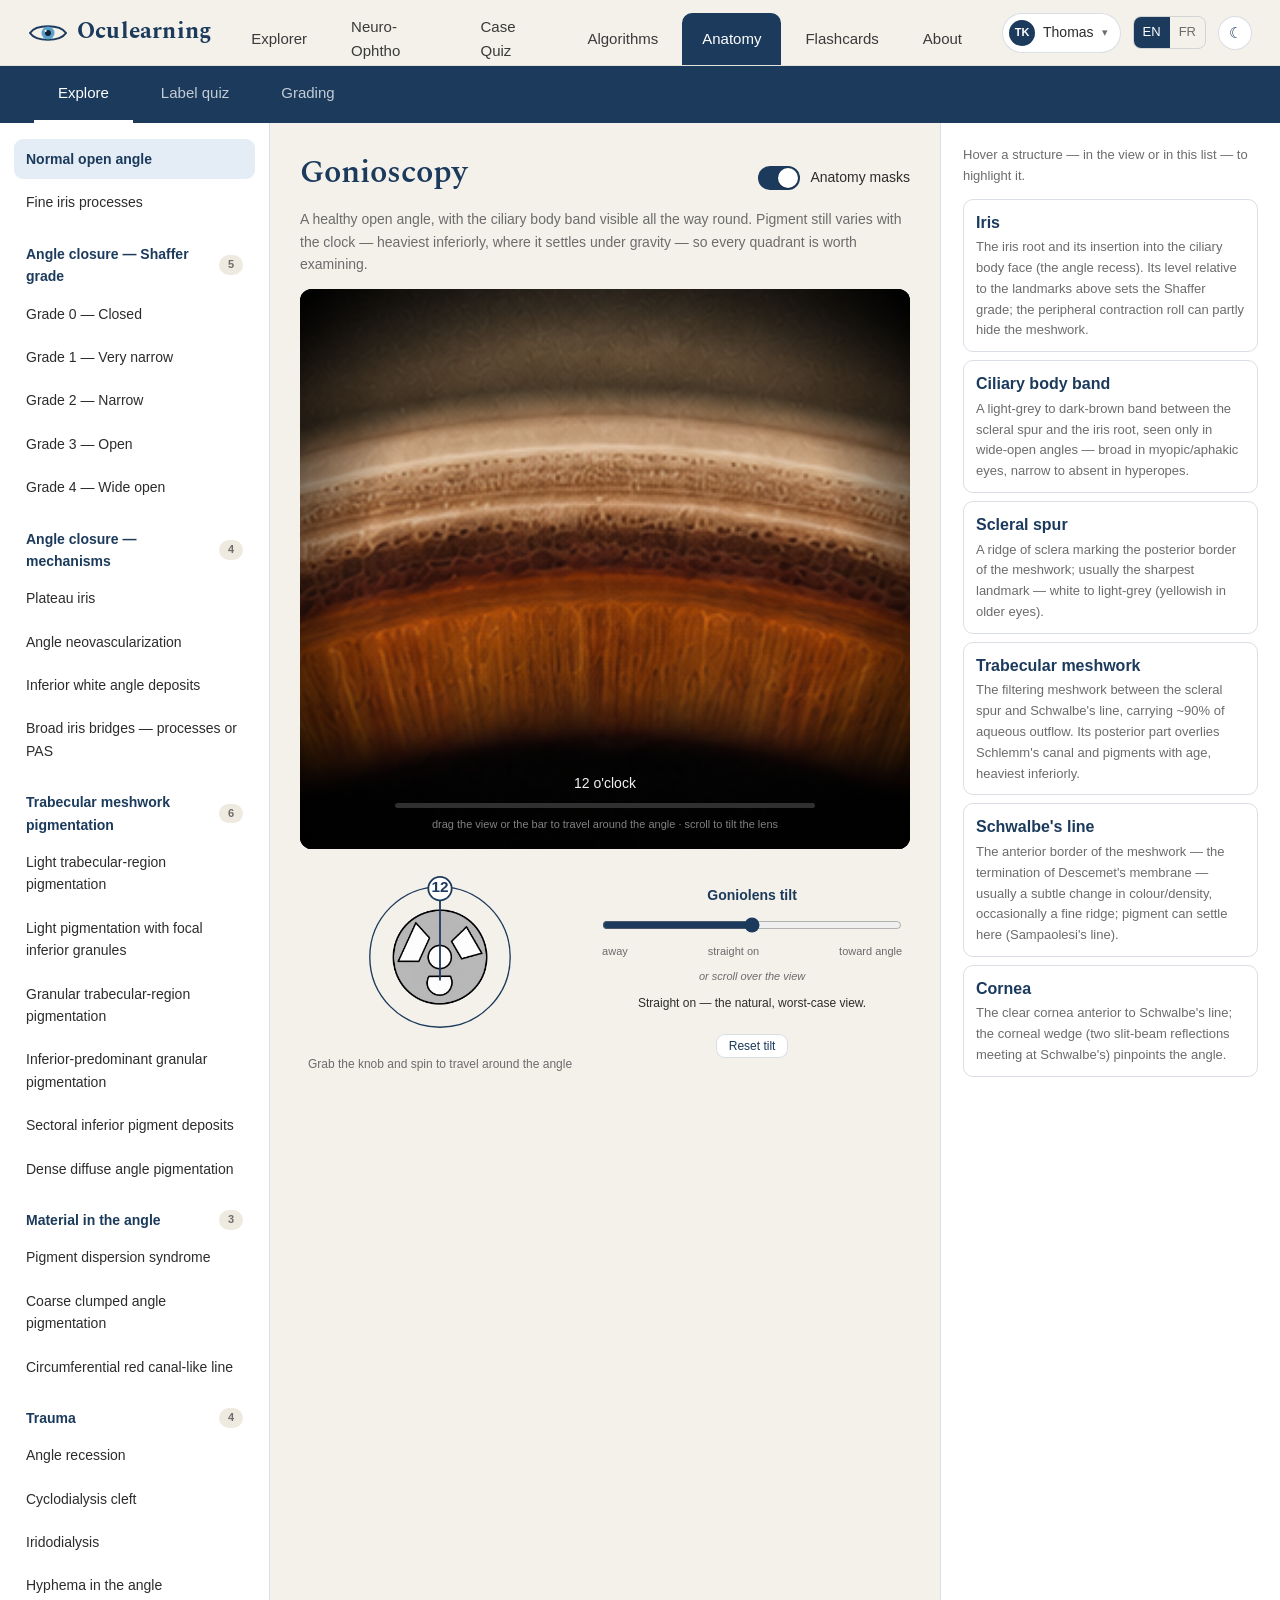
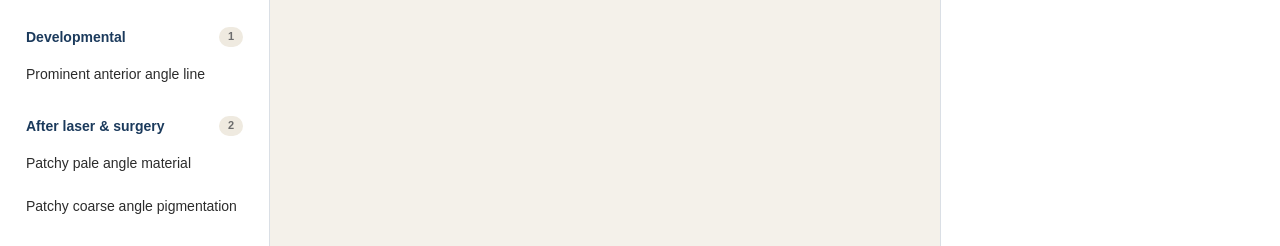
<file: index.html>
<!DOCTYPE html>
<html lang="en">
<head>
<meta charset="UTF-8">
<meta name="viewport" content="width=device-width, initial-scale=1">
<title>Gonioscopy Simulator | OcuLearning</title>
<link rel="preconnect" href="https://fonts.googleapis.com">
<link rel="preconnect" href="https://fonts.gstatic.com" crossorigin>
<link href="https://fonts.googleapis.com/css2?family=Spectral:wght@500;600;700&display=swap" rel="stylesheet">
<link rel="stylesheet" href="styles.css">
<style>
  .stage { position: relative; width: 100%; height: 560px; background: #000;
    border-radius: 12px; overflow: hidden; cursor: grab; touch-action: none; }
  .stage.dragging { cursor: grabbing; }
  .stage canvas { display: block; width: 100%; height: 100%; }
  #vignette { position: absolute; inset: 0; pointer-events: none;
    background: radial-gradient(ellipse 72% 78% at 50% 50%, rgba(0,0,0,0) 54%,
      rgba(0,0,0,0.55) 76%, rgba(0,0,0,0.96) 92%, #000 100%); }
  #hud { position: absolute; left: 0; right: 0; bottom: 0; padding: 14px 18px 16px; pointer-events: none;
    background: linear-gradient(to top, rgba(0,0,0,0.5), transparent); }
  #label { color: #f2f2f2; font-size: 14px; font-weight: 500; text-align: center; margin-bottom: 8px; }
  #track { position: relative; height: 5px; border-radius: 3px; background: rgba(255,255,255,0.18);
    max-width: 420px; margin: 0 auto; pointer-events: auto; cursor: ew-resize;
    touch-action: none; transition: height .12s, background .12s; }
  #track::before { content: ""; position: absolute; inset: -11px 0; }  /* grab area */
  #track:hover { height: 7px; background: rgba(255,255,255,0.28); }
  #fill { position: absolute; left: 0; top: 0; height: 100%; border-radius: 3px; background: rgba(255,255,255,0.85); width: 0; }
  #hint { color: rgba(255,255,255,0.5); font-size: 11px; text-align: center; margin-top: 8px; }
  #hoverlabel { position: fixed; transform: translate(14px, -50%); pointer-events: none; padding: 4px 9px;
    border-radius: 6px; font-size: 12px; font-weight: 500; color: #fff; background: rgba(20,20,22,0.82);
    border: 0.5px solid rgba(255,255,255,0.18); opacity: 0; transition: opacity .12s; white-space: nowrap; z-index: 5; }
  #calib { display: none; }
</style>
</head>
<body>

<!-- ===== OcuLearning top nav ===== -->
<nav class="topnav">
  <div class="brand">
    <svg class="logo-eye" viewBox="0 0 40 24" aria-hidden="true">
      <path d="M2 12 C 8 3, 32 3, 38 12 C 32 21, 8 21, 2 12 Z" fill="none" stroke="#1b3a5c" stroke-width="2"/>
      <circle cx="20" cy="12" r="6.5" fill="#5aa0c8"/>
      <circle cx="20" cy="12" r="3" fill="#12233a"/>
      <circle cx="17.6" cy="9.8" r="1.1" fill="#fff"/>
    </svg>
    <span class="brand-name">Oculearning</span>
  </div>
  <div class="topnav-links">
    <a>Explorer</a>
    <a>Neuro-Ophtho</a>
    <a>Case Quiz</a>
    <a>Algorithms</a>
    <a class="active">Anatomy</a>
    <a>Flashcards</a>
    <a>About</a>
  </div>
  <div class="topnav-right">
    <div class="user-chip"><span class="avatar">TK</span> Thomas <span class="chev">▾</span></div>
    <div class="lang"><span class="on">EN</span><span>FR</span></div>
    <button class="icon-btn" title="Toggle theme">☾</button>
  </div>
</nav>

<!-- ===== navy sub-nav: gonioscopy modes ===== -->
<div class="subnav">
  <div class="mode-tabs">
    <div class="mode-tab active" data-mode="explore">Explore</div>
    <div class="mode-tab" data-mode="label">Label quiz</div>
    <div class="mode-tab" data-mode="grading">Grading</div>
  </div>
</div>

<main class="app-main">
  <!-- left sidebar: pathologies -->
  <aside class="sidebar" id="sidebar"></aside>

  <!-- centre: the angle view -->
  <section class="stage-col">
    <div class="stage-head">
      <h1 class="page-title">Gonioscopy</h1>
      <label class="mask-toggle">
        <input type="checkbox" id="mask-switch" checked>
        <span class="switch"></span>
        <span>Anatomy masks</span>
      </label>
    </div>
    <p id="case-note" class="case-note" hidden></p>
    <p id="case-desc"></p>
    <div class="stage" id="stage">
      <canvas id="c"></canvas>
      <div id="vignette"></div>
      <div id="hoverlabel"></div>
      <div id="calib"></div>
      <div id="hud">
        <div id="label">—</div>
        <div id="track"><div id="fill"></div></div>
        <div id="hint">drag the view or the bar to travel around the angle &middot; scroll to tilt the lens</div>
      </div>
    </div>
    <div class="stage-controls">
      <div class="control-block">
      <div class="dial-wrap">
        <svg id="dial-svg" viewBox="0 0 200 200" aria-label="Clock-hour dial">
          <circle class="dial-ring" cx="100" cy="100" r="78"/>
          <!-- rotor: reel image + indicator line + knob all spin together about the centre -->
          <g id="dial-rotor">
            <image href="reel.png" x="46" y="46" width="108" height="108"/>
            <!-- indicator: knob → semi-circle (bottom of the reel), drawn on top -->
            <line id="dial-indicator" x1="100" y1="24" x2="100" y2="126"/>
            <circle id="knob-c" class="knob-bg" cx="100" cy="24" r="13"/>
          </g>
          <text id="knob-num" x="100" y="24">12</text>
        </svg>
      </div>
      <div class="dial-caption">Grab the knob and spin to travel around the angle</div>
      </div>

      <div class="control-block tilt-block">
        <div class="tilt-head">Goniolens tilt</div>
        <input type="range" id="tilt-range" min="-100" max="100" value="0" step="1"
               aria-label="Goniolens tilt">
        <div class="tilt-scale"><span>away</span><span>straight on</span><span>toward angle</span></div>
        <div class="tilt-hint">or scroll over the view</div>
        <div class="tilt-caption" id="tilt-caption">Straight on — the natural, worst-case view.</div>
        <button id="tilt-reset" class="tilt-reset">Reset tilt</button>
      </div>
    </div>
  </section>

  <!-- right: mode panel -->
  <section class="panel-col">
    <div id="explore-panel">
      <p class="hint-text">Hover a structure — in the view or in this list — to highlight it.</p>
      <ul id="explore-list"></ul>
    </div>
    <div id="label-panel" style="display:none;">
      <p id="label-prompt"></p>
      <p class="hint-text">Move over the structure in the view and click it.</p>
      <div id="label-feedback" class="feedback"></div>
      <div id="label-score" class="score-line"></div>
      <button id="label-next">New structure</button>
    </div>
    <div id="grading-panel" style="display:none;">
      <p class="hint-text">Shaffer grade + Spaeth notation for the selected case at the current clock hour.</p>
      <div id="grading-info"></div>
    </div>
  </section>
</main>

<script src="data.js"></script>
<script src="viewer.js"></script>
<script src="app-glue.js"></script>
</body>
</html>
</file>
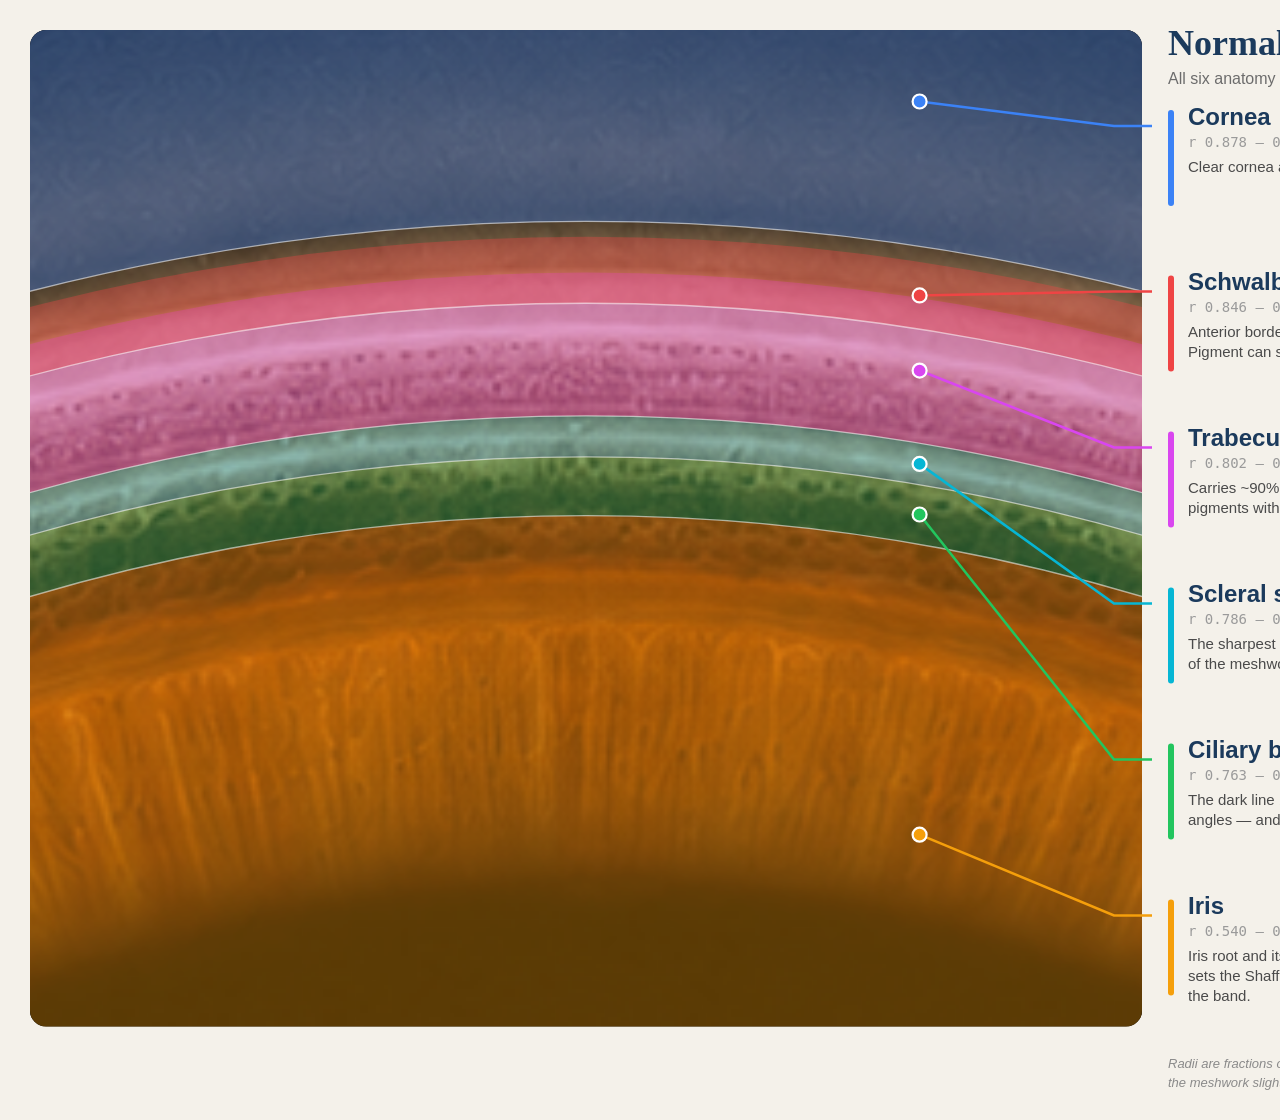
<file: reference.html>
<!DOCTYPE html>
<html lang="en">
<head>
<meta charset="UTF-8">
<title>Normal open angle — labelled mask reference</title>
<link href="https://fonts.googleapis.com/css2?family=Spectral:wght@600;700&display=swap" rel="stylesheet">
<style>
  html,body { margin:0; background:#f4f1ea; }
  canvas { display:block; }
</style>
</head>
<body>
<canvas id="ref" width="1760" height="1120"></canvas>
<script>
/* Labelled anatomy reference for the normal open angle, drawn with the same
   disc, framing and mask radii the simulator uses (viewer.js). All six masks
   are shown, ordered on the page exactly as they sit in the eye: cornea at the
   top, iris root at the bottom. */
var PUPIL_CY = 2.3, DISC_ZOOM = 3.85, TWO_PI = Math.PI * 2;

// posterior → anterior, as in viewer.js
var STRUCTURES = [
  // drawn at their effective edges: the iris mask laps to 0.770 over the band,
  // and takes precedence there, so the band reads from 0.770 outward
  { name:"Iris",                rIn:0.54,  rOut:0.763, col:"#f59f0b",
    note:"Iris root and its insertion into the ciliary body face — the angle recess. Its level sets the Shaffer grade. Takes in all the orange tissue, and wins where it laps over the band." },
  { name:"Ciliary body band",   rIn:0.763, rOut:0.786, col:"#22c55e",
    note:"The dark line between the iris root and the scleral spur. Seen only in wide-open angles — and distinctly broader in the wide-open (Shaffer 4) case." },
  { name:"Scleral spur",        rIn:0.786, rOut:0.802, col:"#06b6d4",
    note:"The sharpest landmark — a white to light-grey ridge marking the posterior border of the meshwork." },
  { name:"Trabecular meshwork", rIn:0.802, rOut:0.858, col:"#d946ef",
    note:"Carries ~90% of aqueous outflow. Its posterior part overlies Schlemm's canal and pigments with age, heaviest inferiorly." },
  { name:"Schwalbe's line",     rIn:0.846, rOut:0.872, col:"#ef4444",
    note:"Anterior border of the meshwork — the termination of Descemet's membrane. Pigment can settle here as a Sampaolesi line." },
  { name:"Cornea",              rIn:0.878, rOut:0.99,  col:"#3b82f6",
    note:"Clear cornea anterior to Schwalbe's line. The corneal wedge pinpoints the angle." }
];

var cv = document.getElementById("ref"), ctx = cv.getContext("2d");
var W = cv.width, H = cv.height, PANEL = 600, VW = W - PANEL;

var disc = new Image();
disc.onload = draw;
disc.src = "disc.png";

function draw() {
  ctx.fillStyle = "#f4f1ea"; ctx.fillRect(0, 0, W, H);

  var pad = 30, vx = pad, vy = pad, vw = VW - pad * 1.6, vh = H - pad * 2;
  // normalised by the source width, as viewer.js does, so the framing holds
  // whatever resolution the disc was exported at
  var sc = DISC_ZOOM * vh / 1000 * (1254 / disc.width);
  var unit = (disc.width / 2) * sc;
  var px = vx + vw / 2, py = vy + PUPIL_CY * vh;      // pupil sits below the frame
  var fh = vh * 0.94;   // stop short of the iris mask's inner edge

  ctx.save();
  roundRect(vx, vy, vw, fh, 16); ctx.clip();
  ctx.fillStyle = "#000"; ctx.fillRect(vx, vy, vw, fh);
  ctx.save();
  ctx.translate(px, py); ctx.scale(sc, sc);
  ctx.drawImage(disc, -disc.width / 2, -disc.height / 2);
  ctx.restore();

  STRUCTURES.forEach(function (s) {                    // tint each band
    ctx.fillStyle = hexA(s.col, 0.36);
    ctx.beginPath();
    ctx.arc(px, py, s.rOut * unit, 0, TWO_PI);
    ctx.arc(px, py, s.rIn * unit, 0, TWO_PI, true);
    ctx.fill("evenodd");
  });
  ctx.strokeStyle = "rgba(255,255,255,0.55)"; ctx.lineWidth = 1.3;
  STRUCTURES.forEach(function (s) {
    ctx.beginPath(); ctx.arc(px, py, s.rIn * unit, 0, TWO_PI); ctx.stroke();
  });
  ctx.restore();

  /* Anchor each label on the band itself, off to one side of the arc, then
     order the rows by that height. Nested arcs keep their order at any given
     x, so the leaders stay parallel and never cross. */
  var ax = px + vw * 0.30;
  var rows = STRUCTURES.map(function (s, i) {
    var R = (s.rIn + s.rOut) / 2 * unit, dx = ax - px;
    return { s: s, i: i, ax: ax, ay: py - Math.sqrt(Math.max(1, R * R - dx * dx)) };
  }).sort(function (a, b) { return a.ay - b.ay; });    // cornea first, iris last

  // Rows sit at their band's height where there is room, but never closer than
  // GAP apart; if the stack would then run past the footnote it is lifted whole,
  // so the order stays and nothing collides.
  var GAP = 156, ROW_H = 150, y = 104;
  rows.forEach(function (r) { r.ly = y = Math.max(y, r.ay - 26); y += GAP; });
  var over = (rows[rows.length - 1].ly + ROW_H) - (H - 96);
  if (over > 0) {
    var lift = Math.min(over, rows[0].ly - 104);
    rows.forEach(function (r) { r.ly -= lift; });
  }

  rows.forEach(function (r) {                          // leaders
    ctx.strokeStyle = r.s.col; ctx.lineWidth = 2.6;
    ctx.beginPath();
    ctx.moveTo(r.ax, r.ay);
    ctx.lineTo(VW - 46, r.ly + 22);
    ctx.lineTo(VW - 8, r.ly + 22);
    ctx.stroke();
    ctx.fillStyle = r.s.col;
    ctx.beginPath(); ctx.arc(r.ax, r.ay, 7, 0, TWO_PI); ctx.fill();
    ctx.strokeStyle = "#fff"; ctx.lineWidth = 2.2;
    ctx.beginPath(); ctx.arc(r.ax, r.ay, 7, 0, TWO_PI); ctx.stroke();
  });

  ctx.textBaseline = "top";
  ctx.fillStyle = "#1b3a5c"; ctx.font = "700 36px Spectral, Georgia, serif";
  ctx.fillText("Normal open angle", VW + 8, 28);
  ctx.fillStyle = "#6c6c6c"; ctx.font = "16px -apple-system, Helvetica, Arial, sans-serif";
  ctx.fillText("All six anatomy masks, anterior (top) to posterior (bottom)", VW + 8, 72);

  rows.forEach(function (r) {
    var s = r.s, ly = r.ly;
    ctx.fillStyle = s.col; roundRect(VW + 8, ly + 6, 6, 96, 3); ctx.fill();
    ctx.fillStyle = "#1b3a5c"; ctx.font = "700 24px -apple-system, Helvetica, Arial, sans-serif";
    ctx.fillText(s.name, VW + 28, ly + 2);
    ctx.fillStyle = "#9a9a9a"; ctx.font = "14px ui-monospace, Menlo, monospace";
    ctx.fillText("r " + s.rIn.toFixed(3) + " – " + s.rOut.toFixed(3), VW + 28, ly + 32);
    ctx.fillStyle = "#4a4a4a"; ctx.font = "15px -apple-system, Helvetica, Arial, sans-serif";
    wrap(s.note, VW + 28, ly + 56, PANEL - 56, 20);
  });

  ctx.fillStyle = "#8a8a8a"; ctx.font = "italic 13px -apple-system, Helvetica, Arial, sans-serif";
  wrap("Radii are fractions of the disc half-width, measured from the pupil centre. " +
       "Schwalbe's line overlaps the meshwork slightly; in the overlap the hover resolves " +
       "to the more anterior structure.", VW + 8, H - 62, PANEL - 34, 19);
  document.title = "ready";
}

function wrap(text, x, y, maxW, lh) {
  var words = text.split(" "), line = "", yy = y;
  for (var i = 0; i < words.length; i++) {
    var t = line ? line + " " + words[i] : words[i];
    if (ctx.measureText(t).width > maxW && line) { ctx.fillText(line, x, yy); line = words[i]; yy += lh; }
    else line = t;
  }
  if (line) ctx.fillText(line, x, yy);
}
function roundRect(x, y, w, h, r) {
  ctx.beginPath();
  ctx.moveTo(x + r, y); ctx.arcTo(x + w, y, x + w, y + h, r);
  ctx.arcTo(x + w, y + h, x, y + h, r); ctx.arcTo(x, y + h, x, y, r);
  ctx.arcTo(x, y, x + w, y, r); ctx.closePath();
}
function hexA(hex, a) {
  var n = parseInt(hex.slice(1), 16);
  return "rgba(" + ((n >> 16) & 255) + "," + ((n >> 8) & 255) + "," + (n & 255) + "," + a + ")";
}
</script>
</body>
</html>
</file>
<file: styles.css>
/* Gonioscopy Simulator — themed to match the OcuLearning design language:
   warm cream background, deep-navy secondary nav, serif headings over a clean
   sans body, thin-outline pill buttons, subtle count badges. */

:root {
  --cream: #f4f1ea;        /* page background */
  --surface: #ffffff;      /* cards */
  --surface-2: #efeae0;    /* subtle fills */
  --navy: #1b3a5c;         /* deep navy accent / sub-nav */
  --navy-hi: #24507e;
  --ink: #2c2c2c;          /* body text */
  --muted: #6c6c6c;
  --line: rgba(27, 58, 92, 0.16);
  --serif: "Spectral", Georgia, "Iowan Old Style", "Times New Roman", serif;
  --sans: -apple-system, BlinkMacSystemFont, "Segoe UI", Roboto, Helvetica, Arial, sans-serif;
}

* { box-sizing: border-box; }
body { margin: 0; background: var(--cream); color: var(--ink); font-family: var(--sans);
  line-height: 1.6; -webkit-font-smoothing: antialiased; }

h1, h2, h3 { font-family: var(--serif); color: var(--navy); font-weight: 600; margin: 0; }

/* ---- header ---- */
header { padding: 26px 34px 0; }
header h1 { font-size: 34px; letter-spacing: 0.2px; }
header p { color: var(--muted); font-size: 15px; margin: 5px 0 0; }

/* ---- navy secondary nav holding the mode tabs ---- */
.subnav { background: var(--navy); margin-top: 18px; padding: 0 34px; }
.mode-tabs { display: flex; gap: 4px; max-width: 1280px; }
.mode-tab { padding: 15px 24px; color: rgba(255, 255, 255, 0.74); font-size: 15px; font-weight: 500;
  cursor: pointer; border-bottom: 3px solid transparent; user-select: none; transition: color .15s; }
.mode-tab:hover { color: #fff; }
.mode-tab.active { color: #fff; border-bottom-color: #fff; }

/* ---- layout ---- */
main { display: flex; gap: 30px; padding: 28px 34px 48px; align-items: flex-start;
  max-width: 1280px; flex-wrap: wrap; }
.left-col { flex: 1 1 600px; min-width: 320px; }
.right-col { flex: 1 1 330px; min-width: 290px;
  background: var(--surface); border: 0.5px solid var(--line); border-radius: 14px; padding: 20px 22px; }

/* ---- case selector row ---- */
.controls-row { display: flex; align-items: center; gap: 10px; margin-bottom: 8px; }
.controls-row label { font-weight: 600; color: var(--navy); }
select { font-family: var(--sans); font-size: 14px; padding: 8px 12px; border: 1px solid var(--line);
  border-radius: 9px; background: var(--surface); color: var(--ink); cursor: pointer; }
#case-desc { color: var(--muted); font-size: 14px; margin: 0 0 14px; }
/* shown when a case has no confirmed exemplar, or its plate does not
   demonstrate the entity — the picture must not stand as evidence */
.case-note { font-size: 13px; color: #7a5320; background: rgba(214, 150, 60, 0.13);
  border: 1px solid rgba(214, 150, 60, 0.42); border-left-width: 3px;
  border-radius: 8px; padding: 9px 12px; margin: 0 0 10px; }

/* ---- stage header: title + mask toggle ---- */
.stage-head { display: flex; align-items: center; justify-content: space-between; gap: 16px; }

/* iOS-style toggle switch for the anatomy masks */
.mask-toggle { display: inline-flex; align-items: center; gap: 10px; cursor: pointer;
  font-size: 14px; color: var(--ink); user-select: none; }
.mask-toggle input { position: absolute; opacity: 0; width: 0; height: 0; }
.mask-toggle .switch { position: relative; width: 42px; height: 24px; border-radius: 24px;
  background: #c8c8c8; transition: background .16s; flex: none; }
.mask-toggle .switch::after { content: ""; position: absolute; top: 2px; left: 2px;
  width: 20px; height: 20px; border-radius: 50%; background: #fff;
  box-shadow: 0 1px 2px rgba(0,0,0,.3); transition: transform .16s; }
.mask-toggle.disabled { opacity: 0.4; cursor: not-allowed; }
.mask-toggle.disabled .switch { background: #c8c8c8 !important; }
.mask-toggle.disabled .switch::after { transform: none !important; }
.mask-toggle input:checked + .switch { background: var(--navy); }
.mask-toggle input:checked + .switch::after { transform: translateX(18px); }

/* ---- clock-hour dial ---- */
.stage-controls { display: flex; flex-wrap: wrap; align-items: center; justify-content: center;
  gap: 30px; margin-top: 18px; }
.control-block { display: flex; flex-direction: column; align-items: center; gap: 8px; }

/* ---- goniolens tilt ---- */
.tilt-block { max-width: 300px; flex: 1 1 240px; }
.tilt-head { font-weight: 600; color: var(--navy); font-size: 14px; }
#tilt-range { width: 100%; accent-color: var(--navy); cursor: pointer; }
.tilt-scale { display: flex; justify-content: space-between; width: 100%;
  font-size: 11px; color: var(--muted); }
.tilt-hint { font-size: 11px; color: var(--muted); font-style: italic; }
.tilt-caption { font-size: 12px; color: var(--ink); text-align: center; min-height: 32px; }
.tilt-reset { font-size: 12px; padding: 4px 12px; }
.dial-wrap { width: 180px; height: 180px; touch-action: none; }
#dial-svg { width: 100%; height: 100%; cursor: grab; display: block; }
#dial-svg:active { cursor: grabbing; }
.dial-ring { fill: none; stroke: var(--navy); stroke-width: 1.5; }
#dial-indicator { stroke: var(--navy); stroke-width: 2; }
.knob-bg { fill: #fff; stroke: var(--navy); stroke-width: 2; }
#knob-num { font-family: var(--sans); font-size: 17px; font-weight: 600; fill: var(--navy);
  text-anchor: middle; dominant-baseline: central; pointer-events: none; }
.dial-caption { font-size: 12px; color: var(--muted); }

button { font-family: var(--sans); font-size: 14px; padding: 8px 16px; border-radius: 9px;
  border: 1px solid var(--line); background: var(--surface); color: var(--navy); cursor: pointer;
  transition: background .15s, border-color .15s; }
button:hover { background: var(--surface-2); border-color: var(--navy); }
button:active { transform: scale(0.98); }

/* ---- explore structure list ---- */
.hint-text { font-size: 13px; color: var(--muted); margin: 0 0 12px; }
#explore-list { list-style: none; padding: 0; margin: 0; }
#explore-list li { padding: 10px 12px; border-radius: 10px; border: 0.5px solid var(--line);
  margin-bottom: 8px; transition: background .12s, border-color .12s; }
#explore-list li.hot { background: rgba(214, 150, 60, 0.15); border-color: rgba(214, 150, 60, 0.55); }
#explore-list li.off { opacity: 0.4; pointer-events: none; }
#explore-list li.off .s-name::after { content: " — not visible in this angle"; font-weight: 400; font-style: italic; color: var(--muted); }
#explore-list .s-name { font-weight: 600; color: var(--navy); }
#explore-list .s-desc { font-size: 13px; color: var(--muted); margin-top: 2px; }

/* ---- quiz panels ---- */
#label-prompt { font-size: 16px; }
#label-prompt b, #grading-info b { color: var(--navy); }
.feedback { min-height: 22px; font-weight: 600; margin: 10px 0; }
.feedback.ok { color: #1a7f4b; }
.feedback.no { color: #b23b3b; }
.score-line { color: var(--muted); font-size: 14px; }
#grading-info p { margin: 6px 0; font-size: 14px; }
#grading-info b { font-size: 15px; }

/* ============ OcuLearning top nav ============ */
.topnav { display: flex; align-items: stretch; justify-content: space-between; gap: 20px;
  background: var(--cream); padding: 0 28px; height: 66px; border-bottom: 1px solid rgba(0,0,0,0.06); }
.brand { display: flex; align-items: center; gap: 9px; }
.logo-eye { width: 40px; height: 24px; }
.brand-name { font-family: var(--serif); font-weight: 700; font-size: 23px; color: var(--navy); letter-spacing: .2px; }

.topnav-links { display: flex; align-items: stretch; gap: 4px; flex: 1; justify-content: center; }
.topnav-links a { display: flex; align-items: center; padding: 0 20px; font-size: 15px; color: #3a3a3a;
  cursor: pointer; text-decoration: none; border-radius: 10px 10px 0 0; align-self: flex-end; height: 52px; }
.topnav-links a:hover { color: var(--navy); }
.topnav-links a.active { background: var(--navy); color: #fff; font-weight: 500; }

.topnav-right { display: flex; align-items: center; gap: 12px; }
.user-chip { display: flex; align-items: center; gap: 8px; padding: 6px 12px 6px 6px; border-radius: 22px;
  border: 1px solid var(--line); background: var(--surface); font-size: 14px; color: var(--ink); }
.avatar { width: 26px; height: 26px; border-radius: 50%; background: var(--navy); color: #fff;
  display: flex; align-items: center; justify-content: center; font-size: 11px; font-weight: 600; }
.chev { color: var(--muted); font-size: 11px; }
.lang { display: flex; border: 1px solid var(--line); border-radius: 8px; overflow: hidden; font-size: 13px; }
.lang span { padding: 5px 9px; color: var(--muted); }
.lang .on { background: var(--navy); color: #fff; }
.icon-btn { width: 34px; height: 34px; border-radius: 50%; border: 1px solid var(--line);
  background: var(--surface); font-size: 15px; cursor: pointer; padding: 0; }

/* subnav sits flush under the nav, its active tab aligned with the navy top tab */
.subnav { margin-top: 0; }

/* ============ app layout: sidebar | stage | panel ============ */
.app-main { display: flex; gap: 0; align-items: stretch; max-width: none; padding: 0; }
.sidebar { width: 270px; flex: none; background: var(--surface); border-right: 1px solid var(--line);
  padding: 16px 14px; min-height: calc(100vh - 66px - 51px); }
.side-item { padding: 9px 12px; border-radius: 9px; cursor: pointer; font-size: 14px; color: var(--ink);
  margin-bottom: 3px; }
.side-item:hover { background: var(--surface-2); }
.side-item.active { background: #e4edf6; color: var(--navy); font-weight: 600; }
.side-group { margin-top: 14px; }
.side-group-head { display: flex; align-items: center; justify-content: space-between; padding: 6px 12px;
  font-weight: 700; color: var(--navy); font-size: 14px; }
.badge { background: var(--surface-2); color: var(--muted); border-radius: 20px; font-size: 11px;
  font-weight: 600; padding: 1px 9px; }

.stage-col { flex: 1 1 560px; min-width: 320px; padding: 24px 30px; }
.page-title { font-size: 32px; margin-bottom: 10px; }
.panel-col { width: 340px; flex: none; background: var(--surface); border-left: 1px solid var(--line);
  padding: 22px 22px; }

@media (max-width: 1100px) {
  .topnav-links { display: none; }
  .app-main { flex-wrap: wrap; }
  .sidebar, .panel-col { width: 100%; border: none; border-bottom: 1px solid var(--line); min-height: 0; }
  .stage-col { flex: 1 1 100%; }
}
</file>
